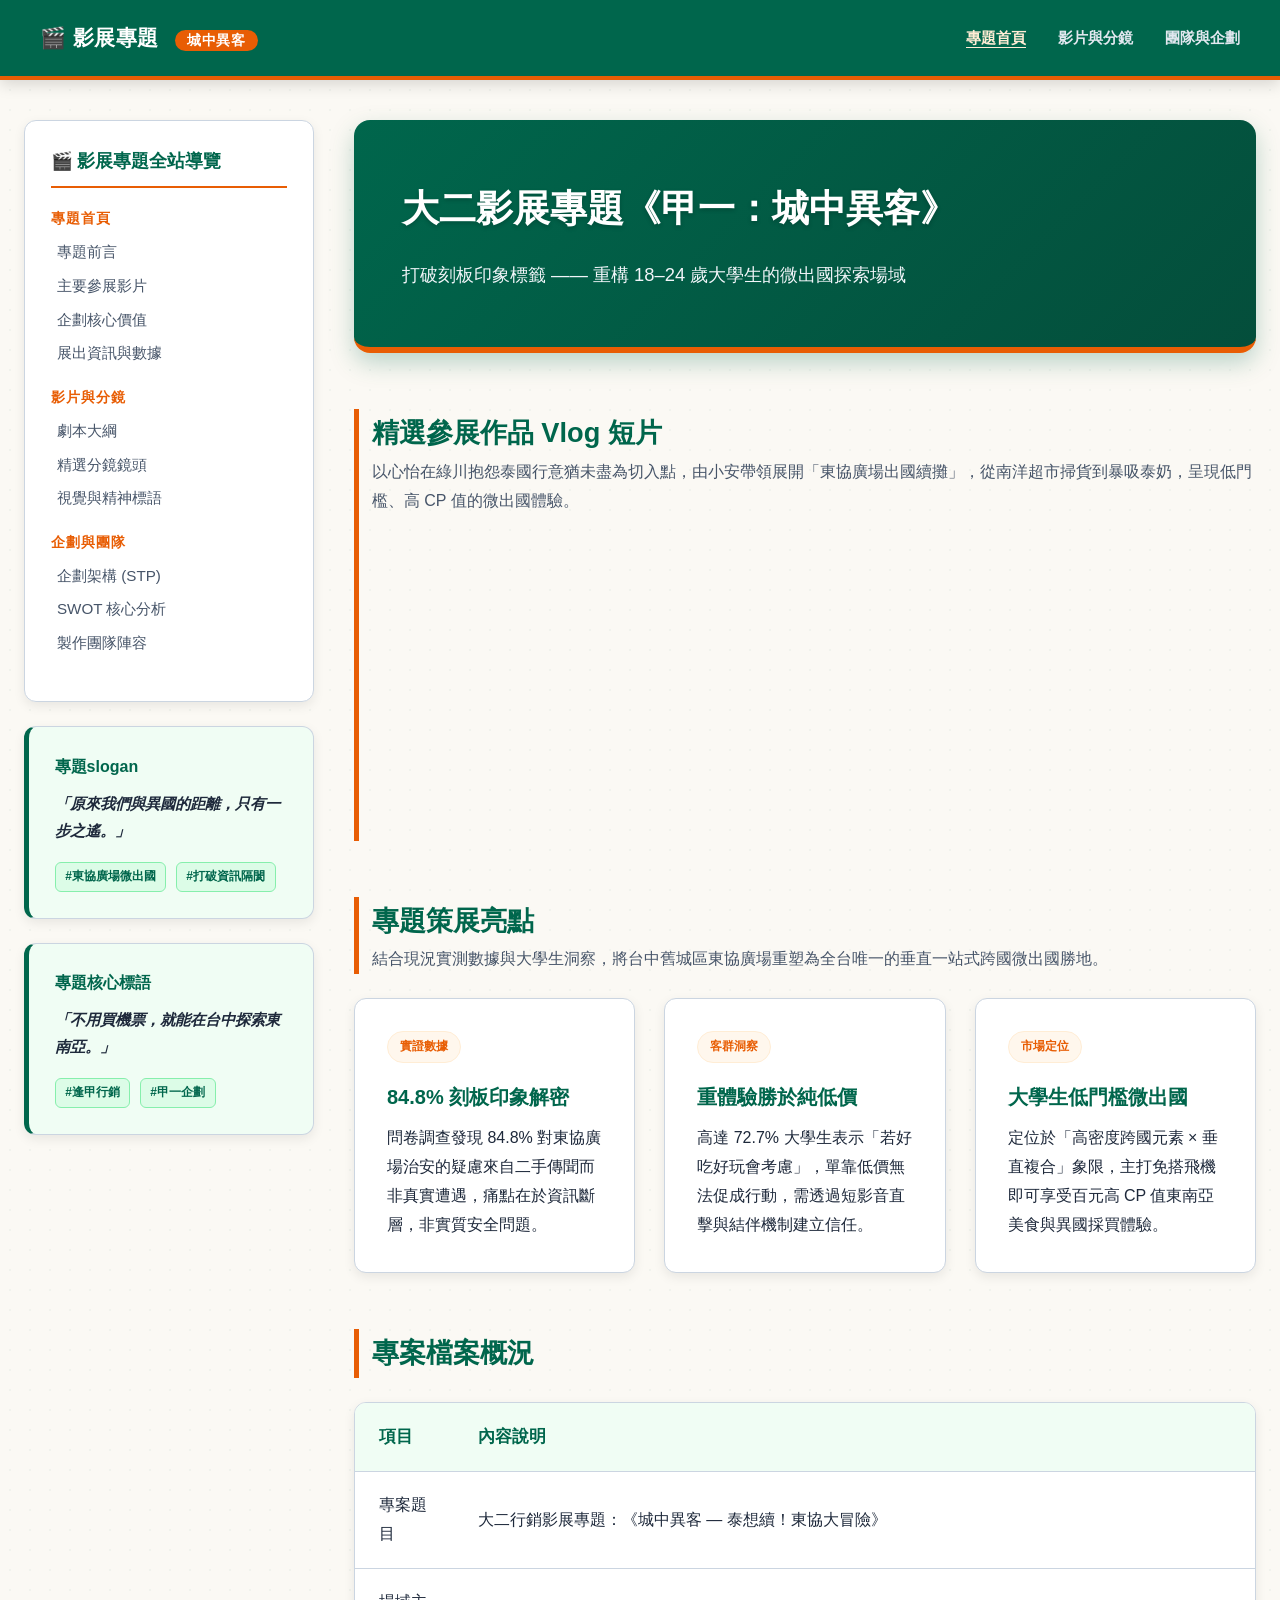
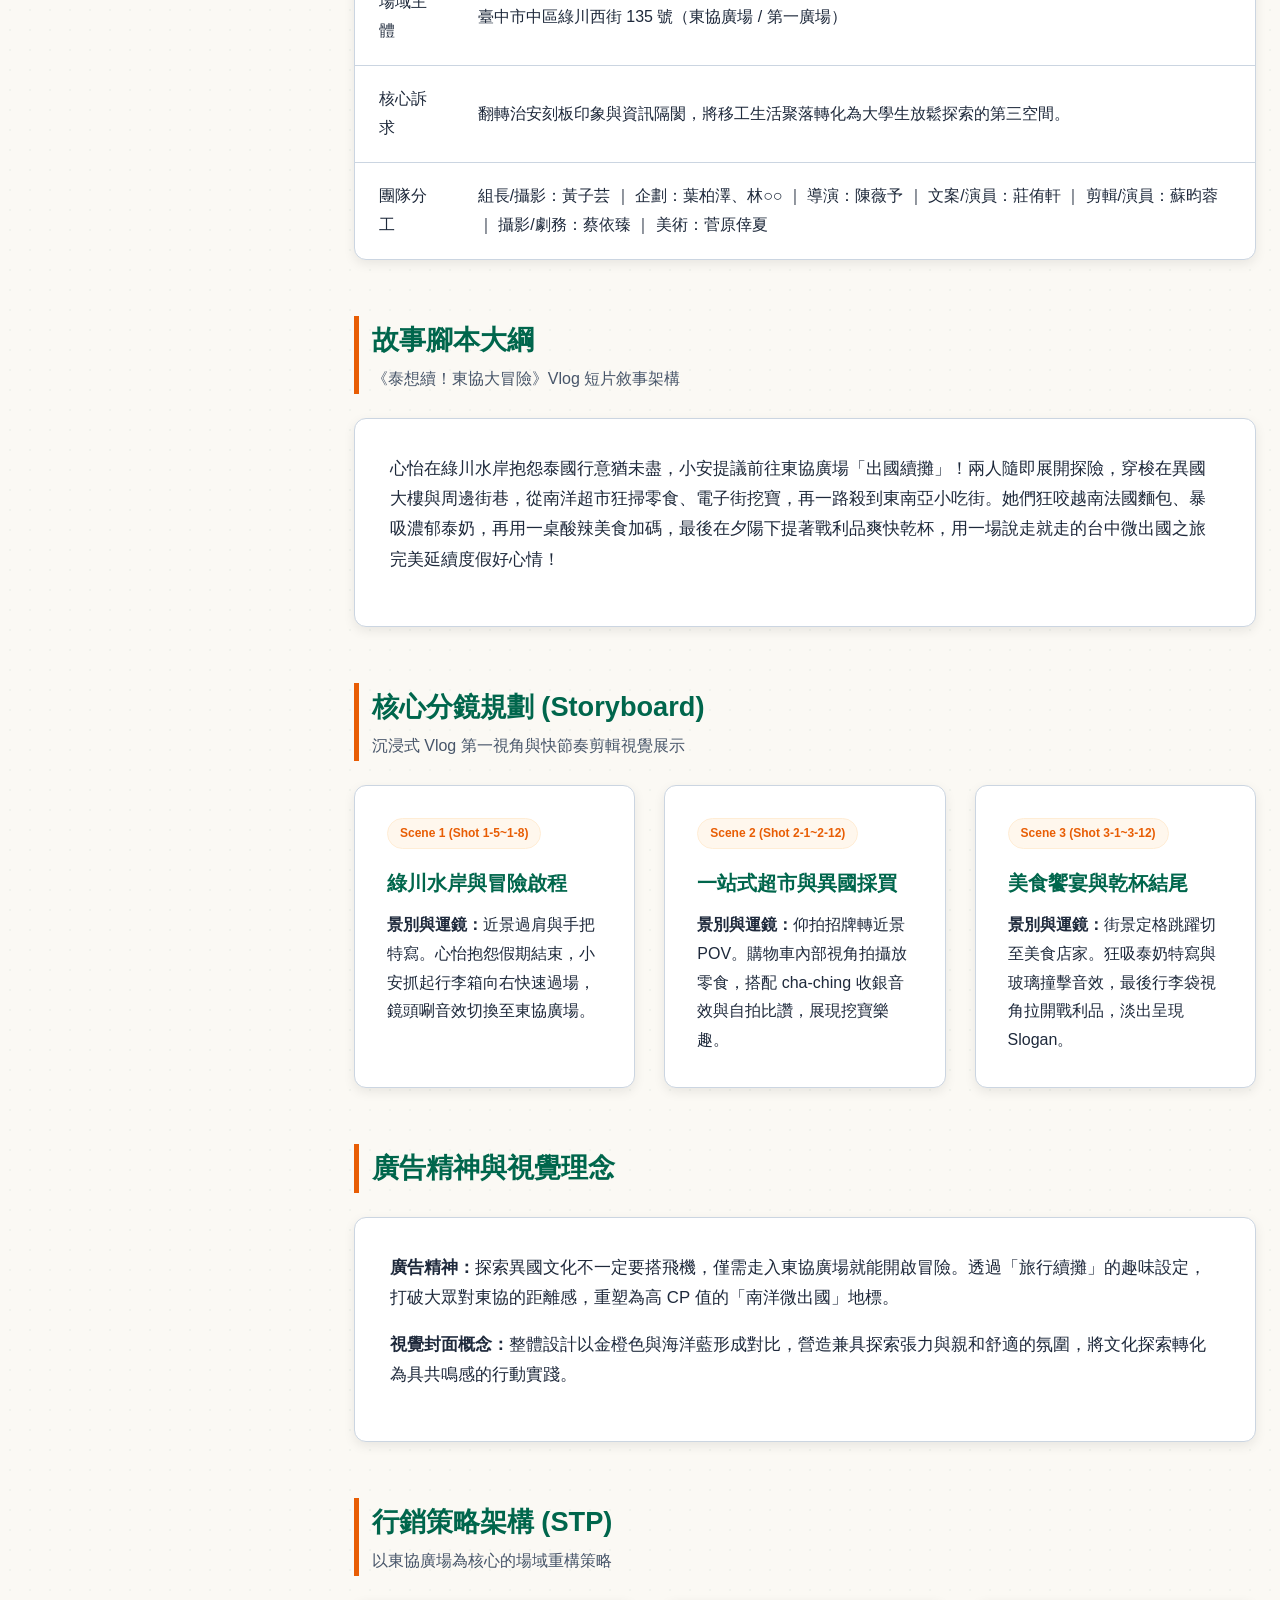
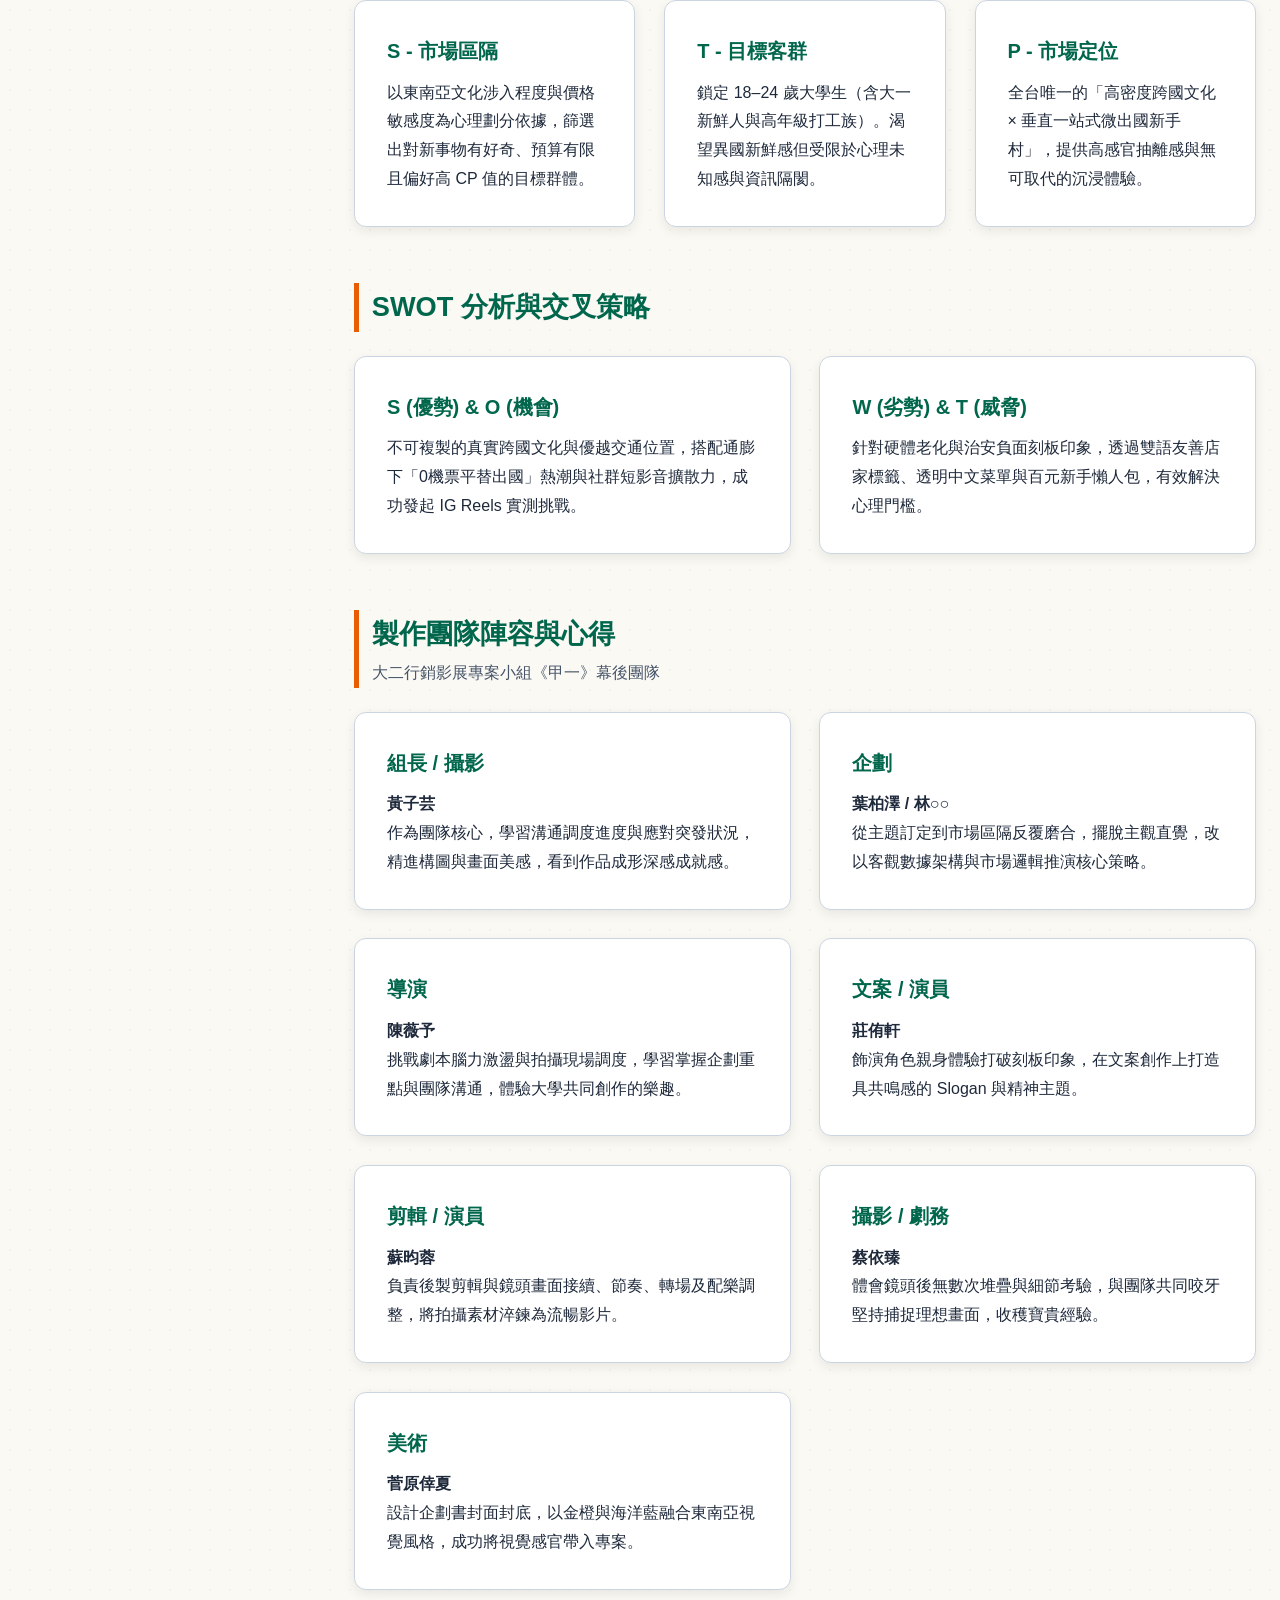
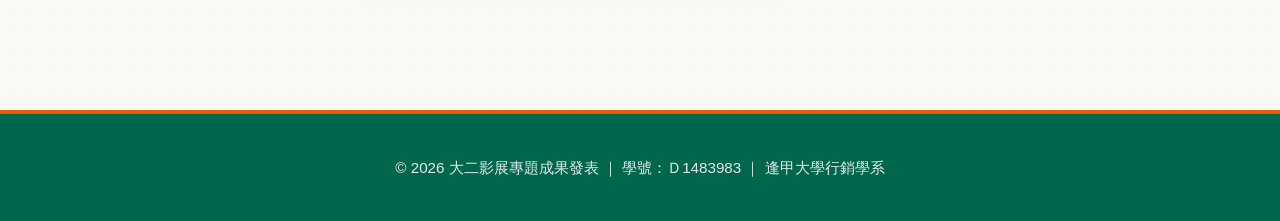
<file: index.html>
<!DOCTYPE html>
<html lang="zh-TW">
<head>
  <meta charset="UTF-8">
  <meta name="viewport" content="width=device-width, initial-scale=1.0">
  <title>大二影展專題：《甲一：城中異客》</title>
  <link rel="stylesheet" href="ccs/a.css">
  <style>
    /* 讓點擊跳轉時有平滑滾動效果 */
    html {
      scroll-behavior: smooth;
    }
    /* 防止頂部固定導覽列遮擋到標題 */
    section {
      scroll-margin-top: 80px;
    }
  </style>
</head>
<body>
  <header>
    <div class="logo">
      <a href="#hero">🎬 影展專題 <span>城中異客</span></a>
    </div>
    <nav>
      <ul>
        <li><a href="#hero" class="active">專題首頁</a></li>
        <li><a href="#script-intro">影片與分鏡</a></li>
        <li><a href="#stp-strategy">團隊與企劃</a></li>
      </ul>
    </nav>
  </header>

  <div class="container">
    <aside>
      <div class="side-menu">
        <h3>🎬 影展專題全站導覽</h3>
        
        <!-- 頁面一：專題首頁導覽 -->
        <div class="nav-group">
          <h4>專題首頁</h4>
          <ul>
            <li><a href="#hero">專題前言</a></li>
            <li><a href="#featured-video">主要參展影片</a></li>
            <li><a href="#highlights">企劃核心價值</a></li>
            <li><a href="#project-info">展出資訊與數據</a></li>
          </ul>
        </div>

        <!-- 頁面二：影片與分鏡導覽 -->
        <div class="nav-group">
          <h4>影片與分鏡</h4>
          <ul>
            <li><a href="#script-intro">劇本大綱</a></li>
            <li><a href="#storyboard-grid">精選分鏡鏡頭</a></li>
            <li><a href="#cinematography">視覺與精神標語</a></li>
          </ul>
        </div>

        <!-- 頁面三：企劃與團隊導覽 -->
        <div class="nav-group">
          <h4>企劃與團隊</h4>
          <ul>
            <li><a href="#stp-strategy">企劃架構 (STP)</a></li>
            <li><a href="#swot-analysis">SWOT 核心分析</a></li>
            <li><a href="#team-members">製作團隊陣容</a></li>
          </ul>
        </div>
      </div>

      <div class="side-box">
        <h4>專題slogan</h4>
        <p>「原來我們與異國的距離，只有一步之遙。」</p>
        <span class="badge">#東協廣場微出國</span>
        <span class="badge">#打破資訊隔閡</span>
      </div>

      <div class="side-box">
        <h4>專題核心標語</h4>
        <p>「不用買機票，就能在台中探索東南亞。」</p>
        <span class="badge">#逢甲行銷</span>
        <span class="badge">#甲一企劃</span>
      </div>
    </aside>

    <main>
      <!-- ======= 專題首頁區塊 ======= -->
      <section id="hero" class="hero">
        <div class="hero-content">
          <h2>大二影展專題《甲一：城中異客》</h2>
          <p>打破刻板印象標籤 —— 重構 18–24 歲大學生的微出國探索場域</p>
        </div>
      </section>

      
        
      </section>
      <section id="featured-video">
        <div class="section-title">
          <h2>精選參展作品 Vlog 短片</h2>
          <p>以心怡在綠川抱怨泰國行意猶未盡為切入點，由小安帶領展開「東協廣場出國續攤」，從南洋超市掃貨到暴吸泰奶，呈現低門檻、高 CP 值的微出國體驗。</p>
                <div class="media-container">
                    <figure>
                       <iframe width="560" height="315" src="https://www.youtube.com/embed/3Jgy8rg74xY?si=ZdHxoHf3pcVIA-GB" title="YouTube video player" frameborder="0" allow="accelerometer; autoplay; clipboard-write; encrypted-media; gyroscope; picture-in-picture; web-share" referrerpolicy="strict-origin-when-cross-origin" allowfullscreen></iframe>
                </div>
      </section>

      <section id="highlights">
        <div class="section-title">
          <h2>專題策展亮點</h2>
          <p>結合現況實測數據與大學生洞察，將台中舊城區東協廣場重塑為全台唯一的垂直一站式跨國微出國勝地。</p>
        </div>
        <div class="grid-3">
          <article class="card">
            <div class="tag">實證數據</div>
            <h3>84.8% 刻板印象解密</h3>
            <p>問卷調查發現 84.8% 對東協廣場治安的疑慮來自二手傳聞而非真實遭遇，痛點在於資訊斷層，非實質安全問題。</p>
          </article>
          <article class="card">
            <div class="tag">客群洞察</div>
            <h3>重體驗勝於純低價</h3>
            <p>高達 72.7% 大學生表示「若好吃好玩會考慮」，單靠低價無法促成行動，需透過短影音直擊與結伴機制建立信任。</p>
          </article>
          <article class="card">
            <div class="tag">市場定位</div>
            <h3>大學生低門檻微出國</h3>
            <p>定位於「高密度跨國元素 × 垂直複合」象限，主打免搭飛機即可享受百元高 CP 值東南亞美食與異國採買體驗。</p>
          </article>
        </div>
      </section>

      <section id="project-info">
        <div class="section-title">
          <h2>專案檔案概況</h2>
        </div>
        <table class="info-table">
          <thead>
            <tr><th>項目</th><th>內容說明</th></tr>
          </thead>
          <tbody>
            <tr><td>專案題目</td><td>大二行銷影展專題：《城中異客 — 泰想續！東協大冒險》</td></tr>
            <tr><td>場域主體</td><td>臺中市中區綠川西街 135 號（東協廣場 / 第一廣場）</td></tr>
            <tr><td>核心訴求</td><td>翻轉治安刻板印象與資訊隔閡，將移工生活聚落轉化為大學生放鬆探索的第三空間。</td></tr>
            <tr><td>團隊分工</td><td>組長/攝影：黃子芸 ｜ 企劃：葉柏澤、林○○ ｜ 導演：陳薇予 ｜ 文案/演員：莊侑軒 ｜ 剪輯/演員：蘇昀蓉 ｜ 攝影/劇務：蔡依臻 ｜ 美術：菅原倖夏</td></tr>
          </tbody>
        </table>
      </section>

      <!-- ======= 影片與分鏡區塊 ======= -->
      <section id="script-intro">
        <div class="section-title">
          <h2>故事腳本大綱</h2>
          <p>《泰想續！東協大冒險》Vlog 短片敘事架構</p>
        </div>
        <div class="content-box">
          <p>心怡在綠川水岸抱怨泰國行意猶未盡，小安提議前往東協廣場「出國續攤」！兩人隨即展開探險，穿梭在異國大樓與周邊街巷，從南洋超市狂掃零食、電子街挖寶，再一路殺到東南亞小吃街。她們狂咬越南法國麵包、暴吸濃郁泰奶，再用一桌酸辣美食加碼，最後在夕陽下提著戰利品爽快乾杯，用一場說走就走的台中微出國之旅完美延續度假好心情！</p>
        </div>
      </section>

      <section id="storyboard-grid">
        <div class="section-title">
          <h2>核心分鏡規劃 (Storyboard)</h2>
          <p>沉浸式 Vlog 第一視角與快節奏剪輯視覺展示</p>
        </div>
        <div class="grid-3">
          <div class="card">
            <div class="scene-tag">Scene 1 (Shot 1-5~1-8)</div>
            <h3>綠川水岸與冒險啟程</h3>
            <p><strong>景別與運鏡：</strong>近景過肩與手把特寫。心怡抱怨假期結束，小安抓起行李箱向右快速過場，鏡頭唰音效切換至東協廣場。</p>
          </div>
          <div class="card">
            <div class="scene-tag">Scene 2 (Shot 2-1~2-12)</div>
            <h3>一站式超市與異國採買</h3>
            <p><strong>景別與運鏡：</strong>仰拍招牌轉近景 POV。購物車內部視角拍攝放零食，搭配 cha-ching 收銀音效與自拍比讚，展現挖寶樂趣。</p>
          </div>
          <div class="card">
            <div class="scene-tag">Scene 3 (Shot 3-1~3-12)</div>
            <h3>美食饗宴與乾杯結尾</h3>
            <p><strong>景別與運鏡：</strong>街景定格跳躍切至美食店家。狂吸泰奶特寫與玻璃撞擊音效，最後行李袋視角拉開戰利品，淡出呈現 Slogan。</p>
          </div>
        </div>
      </section>

      <section id="cinematography">
        <div class="section-title">
          <h2>廣告精神與視覺理念</h2>
        </div>
        <div class="content-box">
          <p><strong>廣告精神：</strong>探索異國文化不一定要搭飛機，僅需走入東協廣場就能開啟冒險。透過「旅行續攤」的趣味設定，打破大眾對東協的距離感，重塑為高 CP 值的「南洋微出國」地標。</p>
          <p><strong>視覺封面概念：</strong>整體設計以金橙色與海洋藍形成對比，營造兼具探索張力與親和舒適的氛圍，將文化探索轉化為具共鳴感的行動實踐。</p>
        </div>
      </section>

      <!-- ======= 團隊與企劃區塊 ======= -->
      <section id="stp-strategy">
        <div class="section-title">
          <h2>行銷策略架構 (STP)</h2>
          <p>以東協廣場為核心的場域重構策略</p>
        </div>
        <div class="grid-3">
          <div class="card">
            <h3>S - 市場區隔</h3>
            <p>以東南亞文化涉入程度與價格敏感度為心理劃分依據，篩選出對新事物有好奇、預算有限且偏好高 CP 值的目標群體。</p>
          </div>
          <div class="card">
            <h3>T - 目標客群</h3>
            <p>鎖定 18–24 歲大學生（含大一新鮮人與高年級打工族）。渴望異國新鮮感但受限於心理未知感與資訊隔閡。</p>
          </div>
          <div class="card">
            <h3>P - 市場定位</h3>
            <p>全台唯一的「高密度跨國文化 × 垂直一站式微出國新手村」，提供高感官抽離感與無可取代的沉浸體驗。</p>
          </div>
        </div>
      </section>

      <section id="swot-analysis">
        <div class="section-title">
          <h2>SWOT 分析與交叉策略</h2>
        </div>
        <div class="grid-2">
          <div class="card">
            <h3>S (優勢) & O (機會)</h3>
            <p>不可複製的真實跨國文化與優越交通位置，搭配通膨下「0機票平替出國」熱潮與社群短影音擴散力，成功發起 IG Reels 實測挑戰。</p>
          </div>
          <div class="card">
            <h3>W (劣勢) & T (威脅)</h3>
            <p>針對硬體老化與治安負面刻板印象，透過雙語友善店家標籤、透明中文菜單與百元新手懶人包，有效解決心理門檻。</p>
          </div>
        </div>
      </section>

      <section id="team-members">
        <div class="section-title">
          <h2>製作團隊陣容與心得</h2>
          <p>大二行銷影展專案小組《甲一》幕後團隊</p>
        </div>
        <div class="grid-2">
          <div class="card">
            <h3>組長 / 攝影</h3>
            <p><strong>黃子芸</strong></p>
            <p>作為團隊核心，學習溝通調度進度與應對突發狀況，精進構圖與畫面美感，看到作品成形深感成就感。</p>
          </div>
          <div class="card">
            <h3>企劃</h3>
            <p><strong>葉柏澤 / 林○○</strong></p>
            <p>從主題訂定到市場區隔反覆磨合，擺脫主觀直覺，改以客觀數據架構與市場邏輯推演核心策略。</p>
          </div>
          <div class="card">
            <h3>導演</h3>
            <p><strong>陳薇予</strong></p>
            <p>挑戰劇本腦力激盪與拍攝現場調度，學習掌握企劃重點與團隊溝通，體驗大學共同創作的樂趣。</p>
          </div>
          <div class="card">
            <h3>文案 / 演員</h3>
            <p><strong>莊侑軒</strong></p>
            <p>飾演角色親身體驗打破刻板印象，在文案創作上打造具共鳴感的 Slogan 與精神主題。</p>
          </div>
          <div class="card">
            <h3>剪輯 / 演員</h3>
            <p><strong>蘇昀蓉</strong></p>
            <p>負責後製剪輯與鏡頭畫面接續、節奏、轉場及配樂調整，將拍攝素材淬鍊為流暢影片。</p>
          </div>
          <div class="card">
            <h3>攝影 / 劇務</h3>
            <p><strong>蔡依臻</strong></p>
            <p>體會鏡頭後無數次堆疊與細節考驗，與團隊共同咬牙堅持捕捉理想畫面，收穫寶貴經驗。</p>
          </div>
          <div class="card">
            <h3>美術</h3>
            <p><strong>菅原倖夏</strong></p>
            <p>設計企劃書封面封底，以金橙與海洋藍融合東南亞視覺風格，成功將視覺感官帶入專案。</p>
          </div>
        </div>
      </section>
    </main>
  </div>

  <footer>
    <p>© 2026 大二影展專題成果發表 ｜ 學號：Ｄ1483983 ｜ 逢甲大學行銷學系</p>
  </footer>
</body>
</html>
</file>
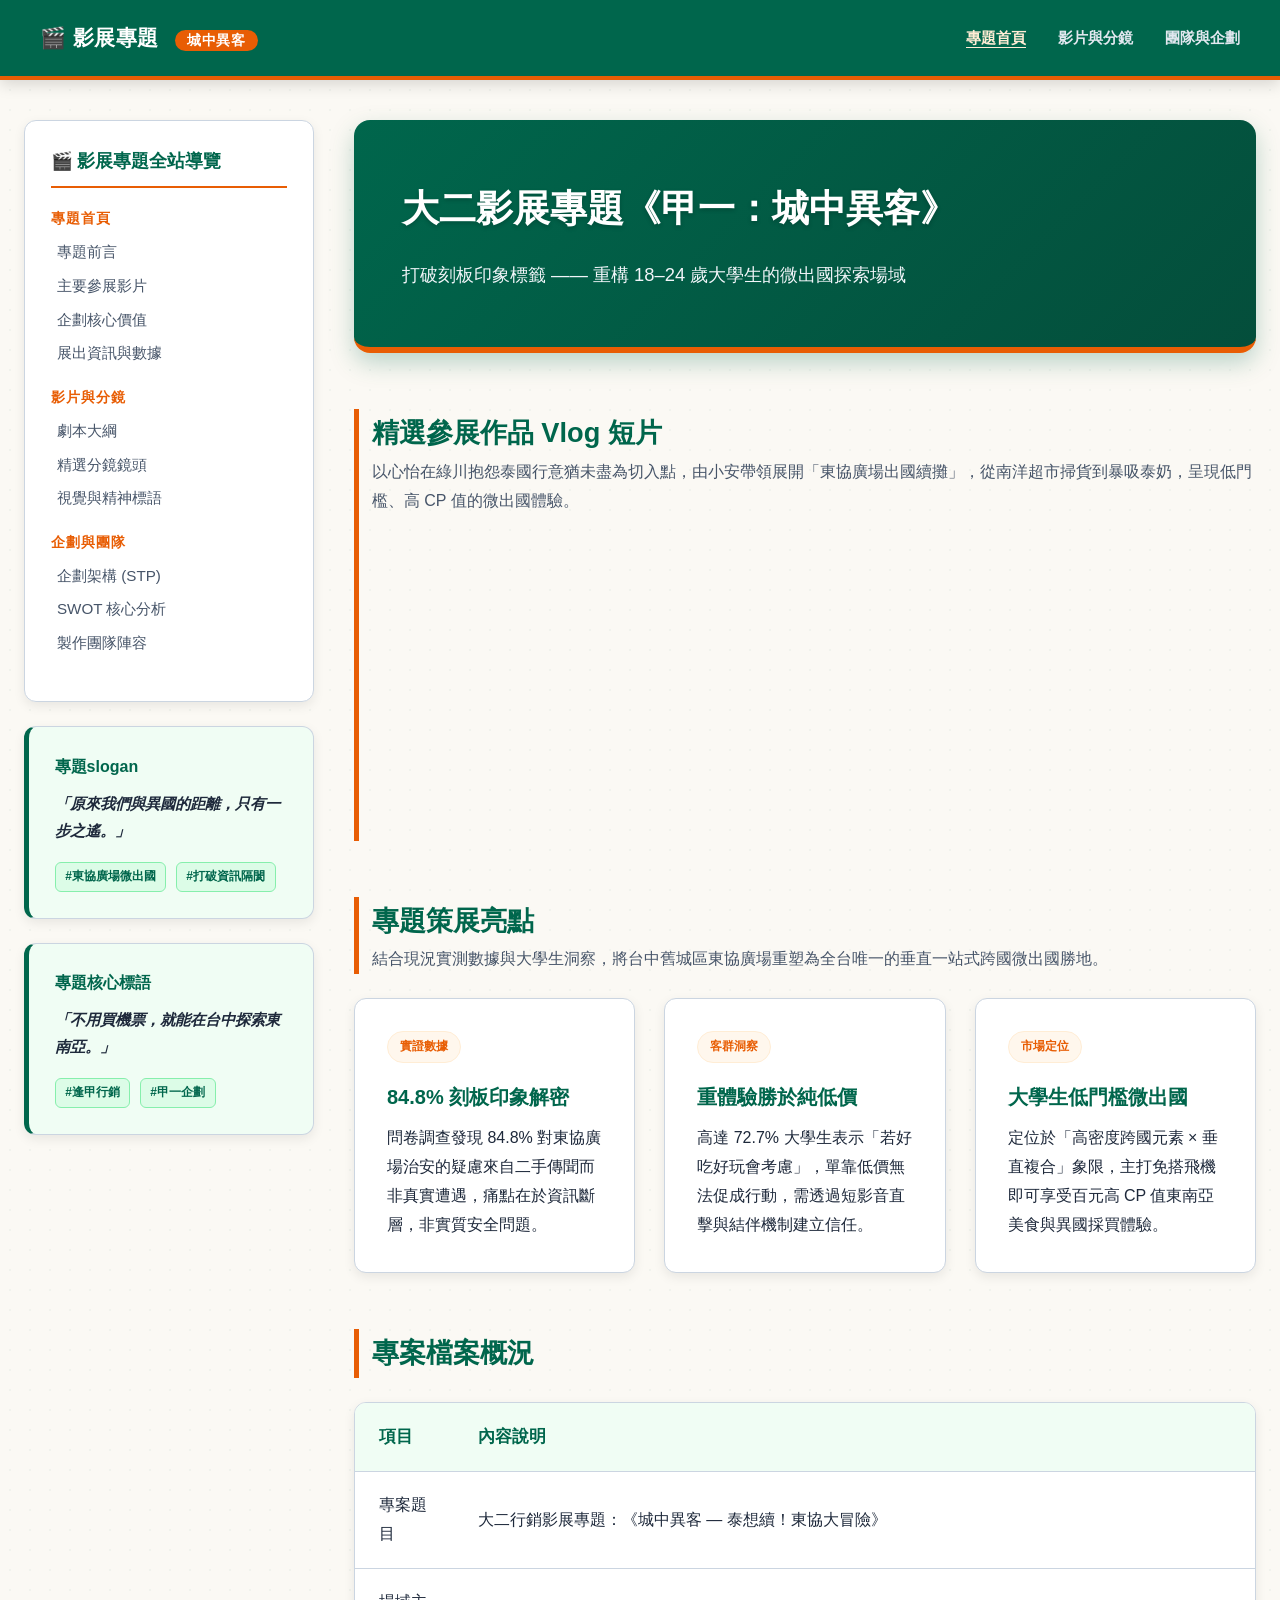
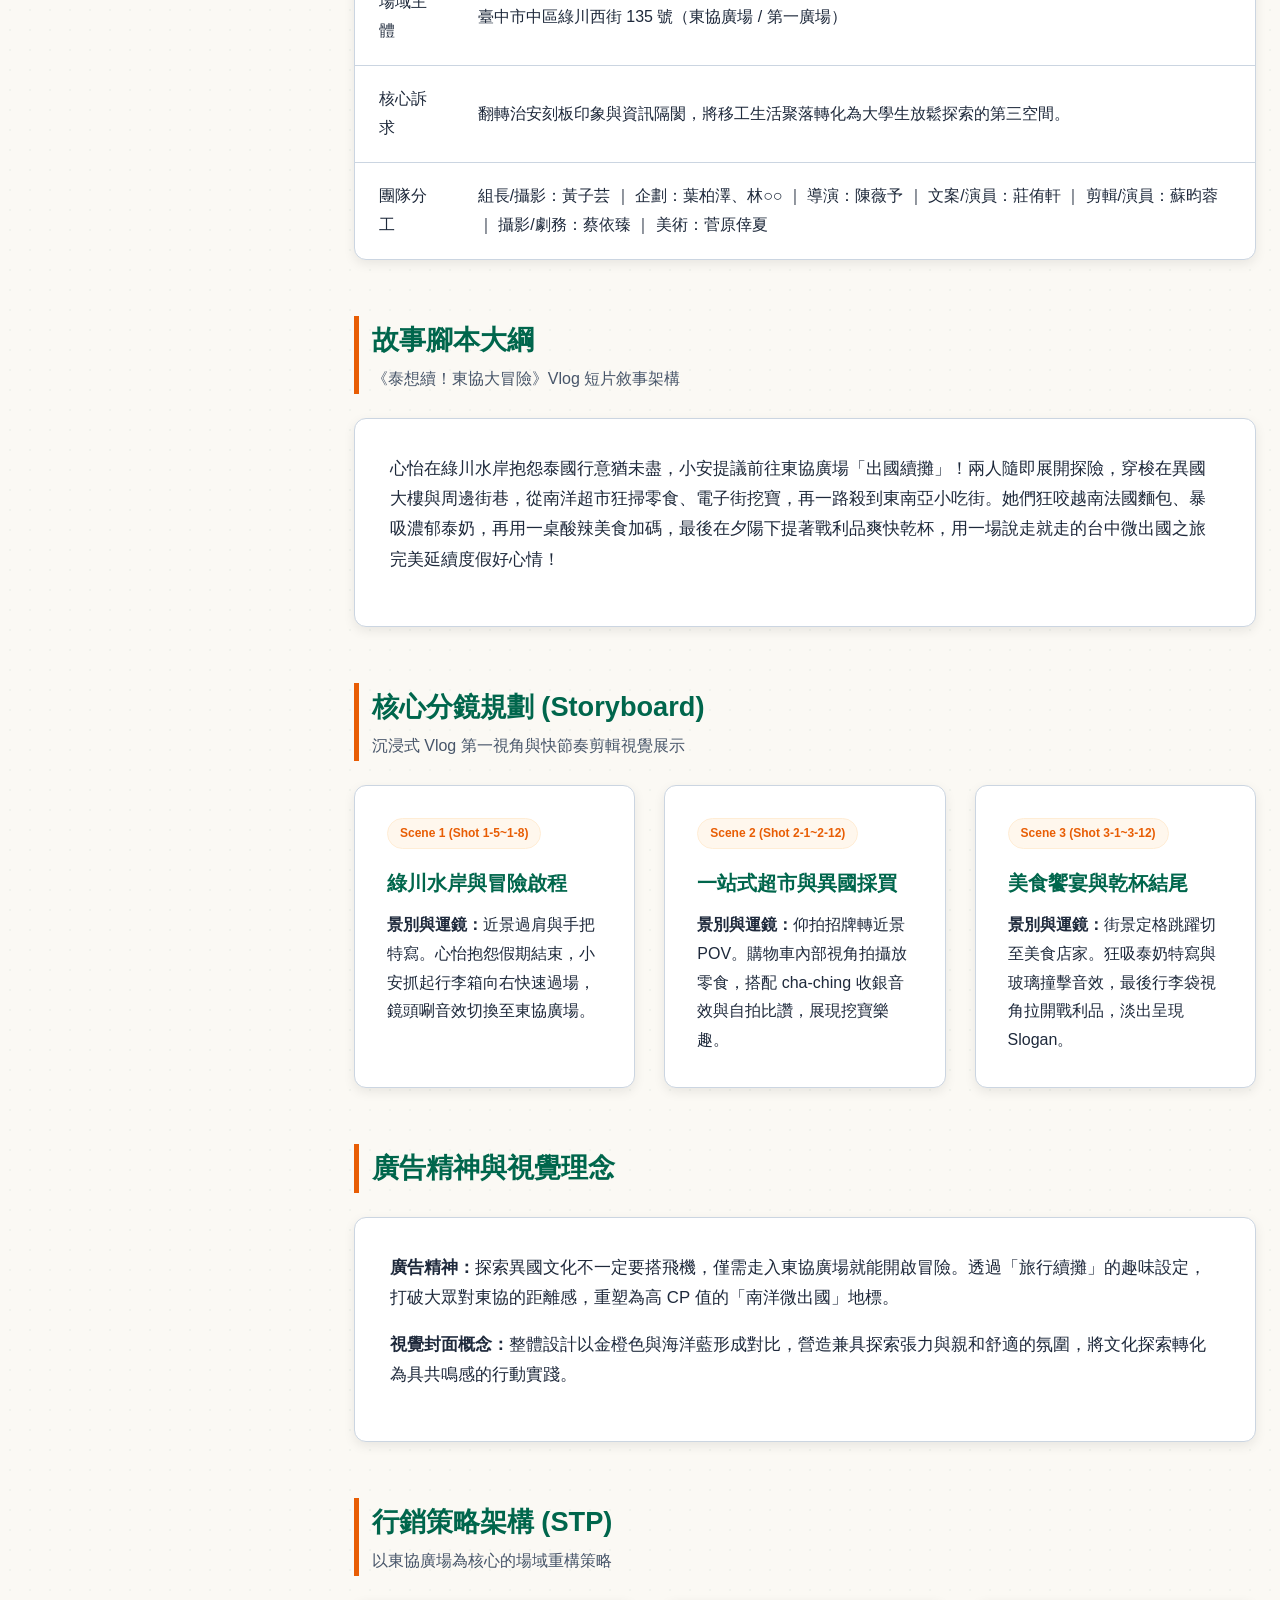
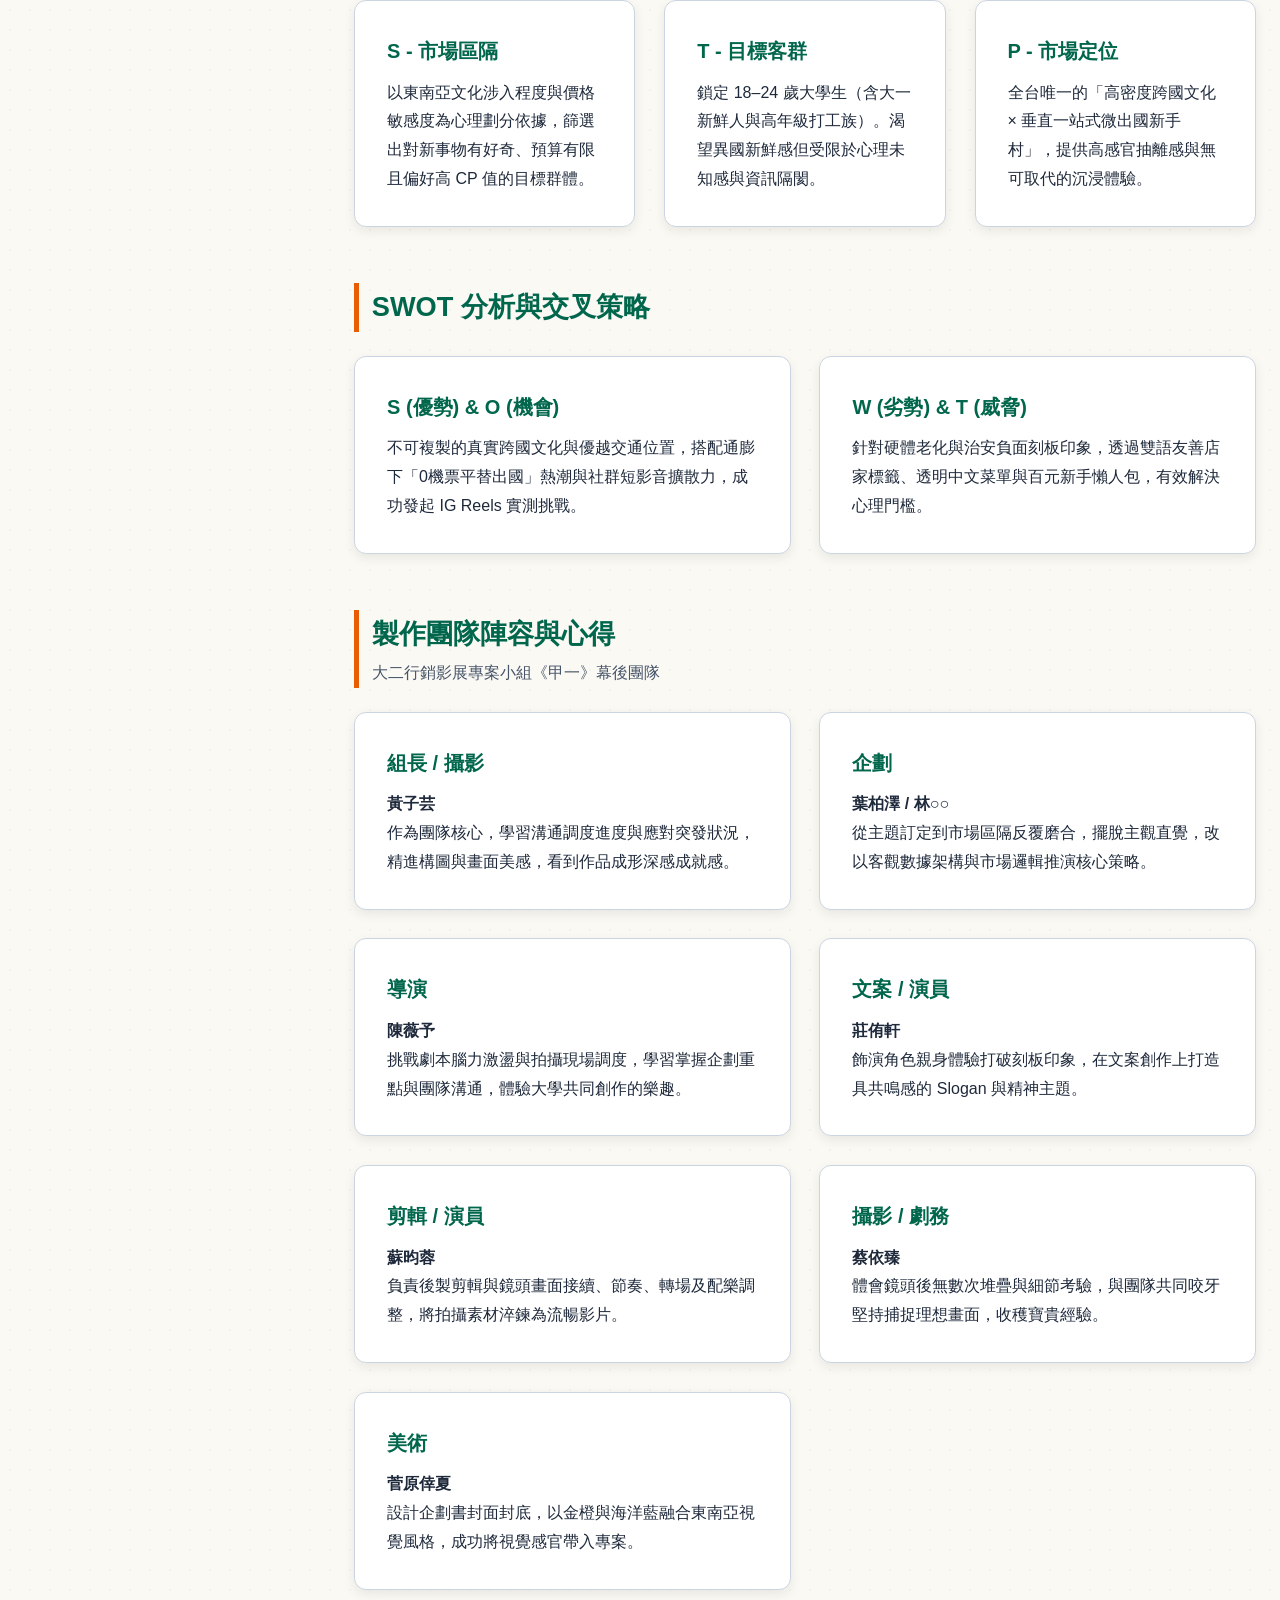
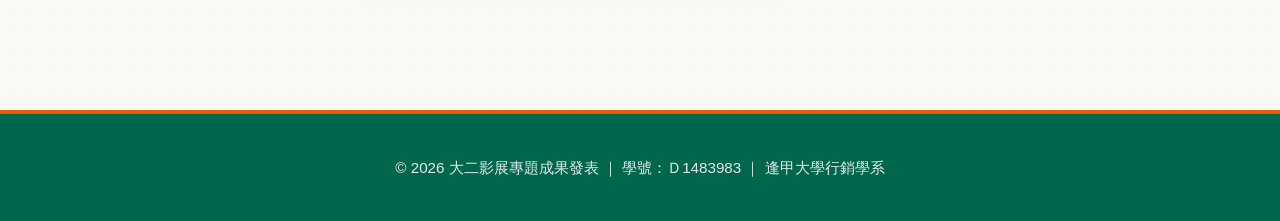
<file: ccc.html>
<!DOCTYPE html>
<html lang="zh-TW">
<head>
  <meta charset="UTF-8">
  <meta name="viewport" content="width=device-width, initial-scale=1.0">
  <title>大二影展專題：《甲一：城中異客》</title>
  <link rel="stylesheet" href="ccs/a.css">
  <style>
    /* 讓點擊跳轉時有平滑滾動效果 */
    html {
      scroll-behavior: smooth;
    }
    /* 防止頂部固定導覽列遮擋到標題 */
    section {
      scroll-margin-top: 80px;
    }
  </style>
</head>
<body>
  <header>
    <div class="logo">
      <a href="#hero">🎬 影展專題 <span>城中異客</span></a>
    </div>
    <nav>
      <ul>
        <li><a href="#hero" class="active">專題首頁</a></li>
        <li><a href="#script-intro">影片與分鏡</a></li>
        <li><a href="#stp-strategy">團隊與企劃</a></li>
      </ul>
    </nav>
  </header>

  <div class="container">
    <aside>
      <div class="side-menu">
        <h3>🎬 影展專題全站導覽</h3>
        
        <!-- 頁面一：專題首頁導覽 -->
        <div class="nav-group">
          <h4>專題首頁</h4>
          <ul>
            <li><a href="#hero">專題前言</a></li>
            <li><a href="#featured-video">主要參展影片</a></li>
            <li><a href="#highlights">企劃核心價值</a></li>
            <li><a href="#project-info">展出資訊與數據</a></li>
          </ul>
        </div>

        <!-- 頁面二：影片與分鏡導覽 -->
        <div class="nav-group">
          <h4>影片與分鏡</h4>
          <ul>
            <li><a href="#script-intro">劇本大綱</a></li>
            <li><a href="#storyboard-grid">精選分鏡鏡頭</a></li>
            <li><a href="#cinematography">視覺與精神標語</a></li>
          </ul>
        </div>

        <!-- 頁面三：企劃與團隊導覽 -->
        <div class="nav-group">
          <h4>企劃與團隊</h4>
          <ul>
            <li><a href="#stp-strategy">企劃架構 (STP)</a></li>
            <li><a href="#swot-analysis">SWOT 核心分析</a></li>
            <li><a href="#team-members">製作團隊陣容</a></li>
          </ul>
        </div>
      </div>

      <div class="side-box">
        <h4>專題slogan</h4>
        <p>「原來我們與異國的距離，只有一步之遙。」</p>
        <span class="badge">#東協廣場微出國</span>
        <span class="badge">#打破資訊隔閡</span>
      </div>

      <div class="side-box">
        <h4>專題核心標語</h4>
        <p>「不用買機票，就能在台中探索東南亞。」</p>
        <span class="badge">#逢甲行銷</span>
        <span class="badge">#甲一企劃</span>
      </div>
    </aside>

    <main>
      <!-- ======= 專題首頁區塊 ======= -->
      <section id="hero" class="hero">
        <div class="hero-content">
          <h2>大二影展專題《甲一：城中異客》</h2>
          <p>打破刻板印象標籤 —— 重構 18–24 歲大學生的微出國探索場域</p>
        </div>
      </section>

      
        
      </section>
      <section id="featured-video">
        <div class="section-title">
          <h2>精選參展作品 Vlog 短片</h2>
          <p>以心怡在綠川抱怨泰國行意猶未盡為切入點，由小安帶領展開「東協廣場出國續攤」，從南洋超市掃貨到暴吸泰奶，呈現低門檻、高 CP 值的微出國體驗。</p>
                <div class="media-container">
                    <figure>
                       <iframe width="560" height="315" src="https://www.youtube.com/embed/3Jgy8rg74xY?si=ZdHxoHf3pcVIA-GB" title="YouTube video player" frameborder="0" allow="accelerometer; autoplay; clipboard-write; encrypted-media; gyroscope; picture-in-picture; web-share" referrerpolicy="strict-origin-when-cross-origin" allowfullscreen></iframe>
                </div>
      </section>

      <section id="highlights">
        <div class="section-title">
          <h2>專題策展亮點</h2>
          <p>結合現況實測數據與大學生洞察，將台中舊城區東協廣場重塑為全台唯一的垂直一站式跨國微出國勝地。</p>
        </div>
        <div class="grid-3">
          <article class="card">
            <div class="tag">實證數據</div>
            <h3>84.8% 刻板印象解密</h3>
            <p>問卷調查發現 84.8% 對東協廣場治安的疑慮來自二手傳聞而非真實遭遇，痛點在於資訊斷層，非實質安全問題。</p>
          </article>
          <article class="card">
            <div class="tag">客群洞察</div>
            <h3>重體驗勝於純低價</h3>
            <p>高達 72.7% 大學生表示「若好吃好玩會考慮」，單靠低價無法促成行動，需透過短影音直擊與結伴機制建立信任。</p>
          </article>
          <article class="card">
            <div class="tag">市場定位</div>
            <h3>大學生低門檻微出國</h3>
            <p>定位於「高密度跨國元素 × 垂直複合」象限，主打免搭飛機即可享受百元高 CP 值東南亞美食與異國採買體驗。</p>
          </article>
        </div>
      </section>

      <section id="project-info">
        <div class="section-title">
          <h2>專案檔案概況</h2>
        </div>
        <table class="info-table">
          <thead>
            <tr><th>項目</th><th>內容說明</th></tr>
          </thead>
          <tbody>
            <tr><td>專案題目</td><td>大二行銷影展專題：《城中異客 — 泰想續！東協大冒險》</td></tr>
            <tr><td>場域主體</td><td>臺中市中區綠川西街 135 號（東協廣場 / 第一廣場）</td></tr>
            <tr><td>核心訴求</td><td>翻轉治安刻板印象與資訊隔閡，將移工生活聚落轉化為大學生放鬆探索的第三空間。</td></tr>
            <tr><td>團隊分工</td><td>組長/攝影：黃子芸 ｜ 企劃：葉柏澤、林○○ ｜ 導演：陳薇予 ｜ 文案/演員：莊侑軒 ｜ 剪輯/演員：蘇昀蓉 ｜ 攝影/劇務：蔡依臻 ｜ 美術：菅原倖夏</td></tr>
          </tbody>
        </table>
      </section>

      <!-- ======= 影片與分鏡區塊 ======= -->
      <section id="script-intro">
        <div class="section-title">
          <h2>故事腳本大綱</h2>
          <p>《泰想續！東協大冒險》Vlog 短片敘事架構</p>
        </div>
        <div class="content-box">
          <p>心怡在綠川水岸抱怨泰國行意猶未盡，小安提議前往東協廣場「出國續攤」！兩人隨即展開探險，穿梭在異國大樓與周邊街巷，從南洋超市狂掃零食、電子街挖寶，再一路殺到東南亞小吃街。她們狂咬越南法國麵包、暴吸濃郁泰奶，再用一桌酸辣美食加碼，最後在夕陽下提著戰利品爽快乾杯，用一場說走就走的台中微出國之旅完美延續度假好心情！</p>
        </div>
      </section>

      <section id="storyboard-grid">
        <div class="section-title">
          <h2>核心分鏡規劃 (Storyboard)</h2>
          <p>沉浸式 Vlog 第一視角與快節奏剪輯視覺展示</p>
        </div>
        <div class="grid-3">
          <div class="card">
            <div class="scene-tag">Scene 1 (Shot 1-5~1-8)</div>
            <h3>綠川水岸與冒險啟程</h3>
            <p><strong>景別與運鏡：</strong>近景過肩與手把特寫。心怡抱怨假期結束，小安抓起行李箱向右快速過場，鏡頭唰音效切換至東協廣場。</p>
          </div>
          <div class="card">
            <div class="scene-tag">Scene 2 (Shot 2-1~2-12)</div>
            <h3>一站式超市與異國採買</h3>
            <p><strong>景別與運鏡：</strong>仰拍招牌轉近景 POV。購物車內部視角拍攝放零食，搭配 cha-ching 收銀音效與自拍比讚，展現挖寶樂趣。</p>
          </div>
          <div class="card">
            <div class="scene-tag">Scene 3 (Shot 3-1~3-12)</div>
            <h3>美食饗宴與乾杯結尾</h3>
            <p><strong>景別與運鏡：</strong>街景定格跳躍切至美食店家。狂吸泰奶特寫與玻璃撞擊音效，最後行李袋視角拉開戰利品，淡出呈現 Slogan。</p>
          </div>
        </div>
      </section>

      <section id="cinematography">
        <div class="section-title">
          <h2>廣告精神與視覺理念</h2>
        </div>
        <div class="content-box">
          <p><strong>廣告精神：</strong>探索異國文化不一定要搭飛機，僅需走入東協廣場就能開啟冒險。透過「旅行續攤」的趣味設定，打破大眾對東協的距離感，重塑為高 CP 值的「南洋微出國」地標。</p>
          <p><strong>視覺封面概念：</strong>整體設計以金橙色與海洋藍形成對比，營造兼具探索張力與親和舒適的氛圍，將文化探索轉化為具共鳴感的行動實踐。</p>
        </div>
      </section>

      <!-- ======= 團隊與企劃區塊 ======= -->
      <section id="stp-strategy">
        <div class="section-title">
          <h2>行銷策略架構 (STP)</h2>
          <p>以東協廣場為核心的場域重構策略</p>
        </div>
        <div class="grid-3">
          <div class="card">
            <h3>S - 市場區隔</h3>
            <p>以東南亞文化涉入程度與價格敏感度為心理劃分依據，篩選出對新事物有好奇、預算有限且偏好高 CP 值的目標群體。</p>
          </div>
          <div class="card">
            <h3>T - 目標客群</h3>
            <p>鎖定 18–24 歲大學生（含大一新鮮人與高年級打工族）。渴望異國新鮮感但受限於心理未知感與資訊隔閡。</p>
          </div>
          <div class="card">
            <h3>P - 市場定位</h3>
            <p>全台唯一的「高密度跨國文化 × 垂直一站式微出國新手村」，提供高感官抽離感與無可取代的沉浸體驗。</p>
          </div>
        </div>
      </section>

      <section id="swot-analysis">
        <div class="section-title">
          <h2>SWOT 分析與交叉策略</h2>
        </div>
        <div class="grid-2">
          <div class="card">
            <h3>S (優勢) & O (機會)</h3>
            <p>不可複製的真實跨國文化與優越交通位置，搭配通膨下「0機票平替出國」熱潮與社群短影音擴散力，成功發起 IG Reels 實測挑戰。</p>
          </div>
          <div class="card">
            <h3>W (劣勢) & T (威脅)</h3>
            <p>針對硬體老化與治安負面刻板印象，透過雙語友善店家標籤、透明中文菜單與百元新手懶人包，有效解決心理門檻。</p>
          </div>
        </div>
      </section>

      <section id="team-members">
        <div class="section-title">
          <h2>製作團隊陣容與心得</h2>
          <p>大二行銷影展專案小組《甲一》幕後團隊</p>
        </div>
        <div class="grid-2">
          <div class="card">
            <h3>組長 / 攝影</h3>
            <p><strong>黃子芸</strong></p>
            <p>作為團隊核心，學習溝通調度進度與應對突發狀況，精進構圖與畫面美感，看到作品成形深感成就感。</p>
          </div>
          <div class="card">
            <h3>企劃</h3>
            <p><strong>葉柏澤 / 林○○</strong></p>
            <p>從主題訂定到市場區隔反覆磨合，擺脫主觀直覺，改以客觀數據架構與市場邏輯推演核心策略。</p>
          </div>
          <div class="card">
            <h3>導演</h3>
            <p><strong>陳薇予</strong></p>
            <p>挑戰劇本腦力激盪與拍攝現場調度，學習掌握企劃重點與團隊溝通，體驗大學共同創作的樂趣。</p>
          </div>
          <div class="card">
            <h3>文案 / 演員</h3>
            <p><strong>莊侑軒</strong></p>
            <p>飾演角色親身體驗打破刻板印象，在文案創作上打造具共鳴感的 Slogan 與精神主題。</p>
          </div>
          <div class="card">
            <h3>剪輯 / 演員</h3>
            <p><strong>蘇昀蓉</strong></p>
            <p>負責後製剪輯與鏡頭畫面接續、節奏、轉場及配樂調整，將拍攝素材淬鍊為流暢影片。</p>
          </div>
          <div class="card">
            <h3>攝影 / 劇務</h3>
            <p><strong>蔡依臻</strong></p>
            <p>體會鏡頭後無數次堆疊與細節考驗，與團隊共同咬牙堅持捕捉理想畫面，收穫寶貴經驗。</p>
          </div>
          <div class="card">
            <h3>美術</h3>
            <p><strong>菅原倖夏</strong></p>
            <p>設計企劃書封面封底，以金橙與海洋藍融合東南亞視覺風格，成功將視覺感官帶入專案。</p>
          </div>
        </div>
      </section>
    </main>
  </div>

  <footer>
    <p>© 2026 大二影展專題成果發表 ｜ 學號：Ｄ1483983 ｜ 逢甲大學行銷學系</p>
  </footer>
</body>
</html>
</file>
<file: ccs/a.css>
:root {
  --primary-mango: #e85d04;      /* 熱帶芒果橘 */
  --primary-emerald: #00664c;    /* 濃郁翡翠綠 */
  --accent-gold: #b87305;        /* 復古暖金 */
  --bg-cream: #fbf9f4;           /* 柔和奶油米白底色 */
  --card-white: #ffffff;         /* 純白高對比卡片底色 */
  --text-main: #1e293b;          /* 極清晰深炭灰內文（加深！） */
  --text-muted: #475569;         /* 清晰次要文字 */
  --border-color: #cbd5e1;       /* 清晰邊框線條 */
  --shadow: 0 4px 12px rgba(0, 0, 0, 0.08);
}

* {
  box-sizing: border-box;
  margin: 0;
  padding: 0;
}

html {
  scroll-behavior: smooth;
}

body {
  font-family: -apple-system, BlinkMacSystemFont, "Segoe UI", Roboto, "Helvetica Neue", sans-serif;
  background-color: var(--bg-cream);
  color: var(--text-main);
  line-height: 1.8;
  /* 南洋藤編/度假微細紋理背景 */
  background-image: radial-gradient(rgba(0, 102, 76, 0.04) 1px, transparent 0);
  background-size: 20px 20px;
}

/* ===== 頂部導覽列 ===== */
header {
  background: var(--primary-emerald);
  color: #fff;
  padding: 1.2rem 2.5rem;
  display: flex;
  justify-content: space-between;
  align-items: center;
  position: sticky;
  top: 0;
  z-index: 1000;
  border-bottom: 4px solid var(--primary-mango);
  box-shadow: 0 4px 15px rgba(0, 0, 0, 0.15);
}

header .logo a {
  color: #fff;
  text-decoration: none;
  font-size: 1.3rem;
  font-weight: 800;
  letter-spacing: 0.5px;
}

header .logo span {
  font-size: 0.85rem;
  background: var(--primary-mango);
  color: #fff;
  padding: 0.2rem 0.8rem;
  border-radius: 20px;
  margin-left: 0.6rem;
  font-weight: 600;
}

nav ul {
  display: flex;
  list-style: none;
  gap: 2rem;
}

nav a {
  color: #e2e8f0;
  text-decoration: none;
  font-weight: 600;
  font-size: 0.95rem;
  transition: color 0.2s;
}

nav a:hover, nav a.active {
  color: #ffedd5;
  text-decoration: underline;
  text-underline-offset: 4px;
}

/* ===== 版面架構 ===== */
.container {
  display: flex;
  max-width: 1280px;
  margin: 2.5rem auto;
  gap: 2.5rem;
  padding: 0 1.5rem;
}

/* ===== 左側邊欄 ===== */
aside {
  width: 290px;
  flex-shrink: 0;
  position: sticky;
  top: 100px;
  height: fit-content;
}

.side-menu, .side-box {
  background: var(--card-white);
  border-radius: 12px;
  padding: 1.6rem;
  margin-bottom: 1.5rem;
  border: 1px solid var(--border-color);
  box-shadow: var(--shadow);
}

.side-menu h3 {
  font-size: 1.1rem;
  margin-bottom: 1.2rem;
  color: var(--primary-emerald);
  border-bottom: 2px solid var(--primary-mango);
  padding-bottom: 0.5rem;
  font-weight: 700;
}

.side-menu .nav-group {
  margin-bottom: 1.2rem;
}

.side-menu h4 {
  font-size: 0.85rem;
  color: var(--primary-mango);
  margin-bottom: 0.4rem;
  text-transform: uppercase;
  letter-spacing: 1px;
  font-weight: 700;
}

.side-menu ul {
  list-style: none;
  padding-left: 0.4rem;
}

.side-menu li {
  margin-bottom: 0.4rem;
}

.side-menu a {
  color: var(--text-muted);
  text-decoration: none;
  font-size: 0.95rem;
  font-weight: 500;
  transition: all 0.2s;
  display: block;
}

.side-menu a:hover {
  color: var(--primary-emerald);
  transform: translateX(4px);
}

.side-box {
  background: #f0fdf4;
  border-left: 5px solid var(--primary-emerald);
}

.side-box h4 {
  color: var(--primary-emerald);
  margin-bottom: 0.5rem;
  font-size: 1rem;
  font-weight: 700;
}

.side-box p {
  font-size: 0.95rem;
  color: var(--text-main);
  font-style: italic;
  margin-bottom: 0.8rem;
  font-weight: 600;
}

.side-box .badge {
  display: inline-block;
  background: #dcfce7;
  color: var(--primary-emerald);
  border: 1px solid #86efac;
  font-size: 0.75rem;
  padding: 0.2rem 0.6rem;
  border-radius: 6px;
  margin-right: 0.3rem;
  margin-top: 0.3rem;
  font-weight: 600;
}

/* ===== 中間主要區域 ===== */
main {
  flex-grow: 1;
}

section {
  scroll-margin-top: 100px;
  margin-bottom: 3.5rem;
}

/* Hero 首頁大橫幅：保留大標題原本好看的背景，但把文字加粗加亮確保看得清楚 */
.hero {
  background: linear-gradient(135deg, var(--primary-emerald), #044e3b);
  color: #ffffff;
  border-radius: 16px;
  padding: 3.5rem 3rem;
  box-shadow: 0 10px 25px rgba(0, 102, 76, 0.25);
  border-bottom: 6px solid var(--primary-mango);
  position: relative;
}

.hero h2 {
  font-size: 2.3rem;
  margin-bottom: 1rem;
  color: #ffffff;
  font-weight: 800;
  text-shadow: 0 2px 4px rgba(0,0,0,0.2);
}

.hero p {
  font-size: 1.15rem;
  color: #f1f5f9;
  font-weight: 500;
}

/* 區塊標題設計 */
.section-title {
  margin-bottom: 1.5rem;
  padding-left: 0.8rem;
  border-left: 5px solid var(--primary-mango);
}

.section-title h2 {
  color: var(--primary-emerald);
  font-size: 1.7rem;
  font-weight: 800;
}

.section-title p {
  color: var(--text-muted);
  font-size: 1rem;
  font-weight: 500;
}

/* 影片播放器 */
video {
  border-radius: 12px;
  border: 2px solid var(--border-color);
  box-shadow: var(--shadow);
  background: #000;
  margin-top: 1rem;
}

/* ===== 網格與卡片設計（改為純白底色，字體極清晰） ===== */
.grid-3 {
  display: grid;
  grid-template-columns: repeat(auto-fit, minmax(260px, 1fr));
  gap: 1.8rem;
}

.grid-2 {
  display: grid;
  grid-template-columns: repeat(auto-fit, minmax(320px, 1fr));
  gap: 1.8rem;
}

.card {
  background: var(--card-white);
  border-radius: 12px;
  padding: 2rem;
  box-shadow: var(--shadow);
  border: 1px solid var(--border-color);
  transition: transform 0.2s ease, box-shadow 0.2s ease;
}

.card:hover {
  transform: translateY(-4px);
  box-shadow: 0 10px 20px rgba(0,0,0,0.1);
  border-color: var(--primary-emerald);
}

.card .tag, .card .scene-tag {
  font-size: 0.75rem;
  background: #fff7ed;
  color: var(--primary-mango);
  border: 1px solid #ffedd5;
  padding: 0.25rem 0.75rem;
  border-radius: 20px;
  display: inline-block;
  font-weight: 700;
  margin-bottom: 1rem;
}

.card h3 {
  margin-bottom: 0.6rem;
  color: var(--primary-emerald);
  font-size: 1.25rem;
  font-weight: 700;
}

.card p {
  color: var(--text-main); /* 確保內文夠深、看得清楚 */
  font-size: 1rem;
  font-weight: 400;
}

/* 內文白底方框 */
.content-box {
  background: var(--card-white);
  padding: 2.2rem;
  border-radius: 12px;
  box-shadow: var(--shadow);
  border: 1px solid var(--border-color);
  color: var(--text-main);
  font-size: 1.05rem;
  font-weight: 400;
}

.content-box p {
  margin-bottom: 1rem;
}

/* ===== 表格設計 ===== */
.info-table {
  width: 100%;
  border-collapse: separate;
  border-spacing: 0;
  background: var(--card-white);
  border-radius: 12px;
  overflow: hidden;
  box-shadow: var(--shadow);
  border: 1px solid var(--border-color);
}

.info-table th, .info-table td {
  padding: 1.2rem 1.5rem;
  text-align: left;
  border-bottom: 1px solid var(--border-color);
}

.info-table th {
  background: #f0fdf4;
  color: var(--primary-emerald);
  font-weight: 700;
  font-size: 1.05rem;
}

.info-table td {
  color: var(--text-main);
  font-weight: 500;
}

.info-table tr:last-child td {
  border-bottom: none;
}

.info-table tr:hover td {
  background-color: #fafaf9;
}

/* ===== 頁尾 ===== */
footer {
  text-align: center;
  padding: 2.5rem;
  background: var(--primary-emerald);
  color: #e2e8f0;
  font-size: 0.95rem;
  font-weight: 500;
  margin-top: 4rem;
  border-top: 4px solid var(--primary-mango);
}

/* 手機響應式適應 */
@media (max-width: 768px) {
  .container {
    flex-direction: column;
  }
  aside {
    width: 100%;
    position: static;
  }
  header {
    flex-direction: column;
    gap: 1rem;
    text-align: center;
  }
  nav ul {
    gap: 1rem;
  }
}
</file>
